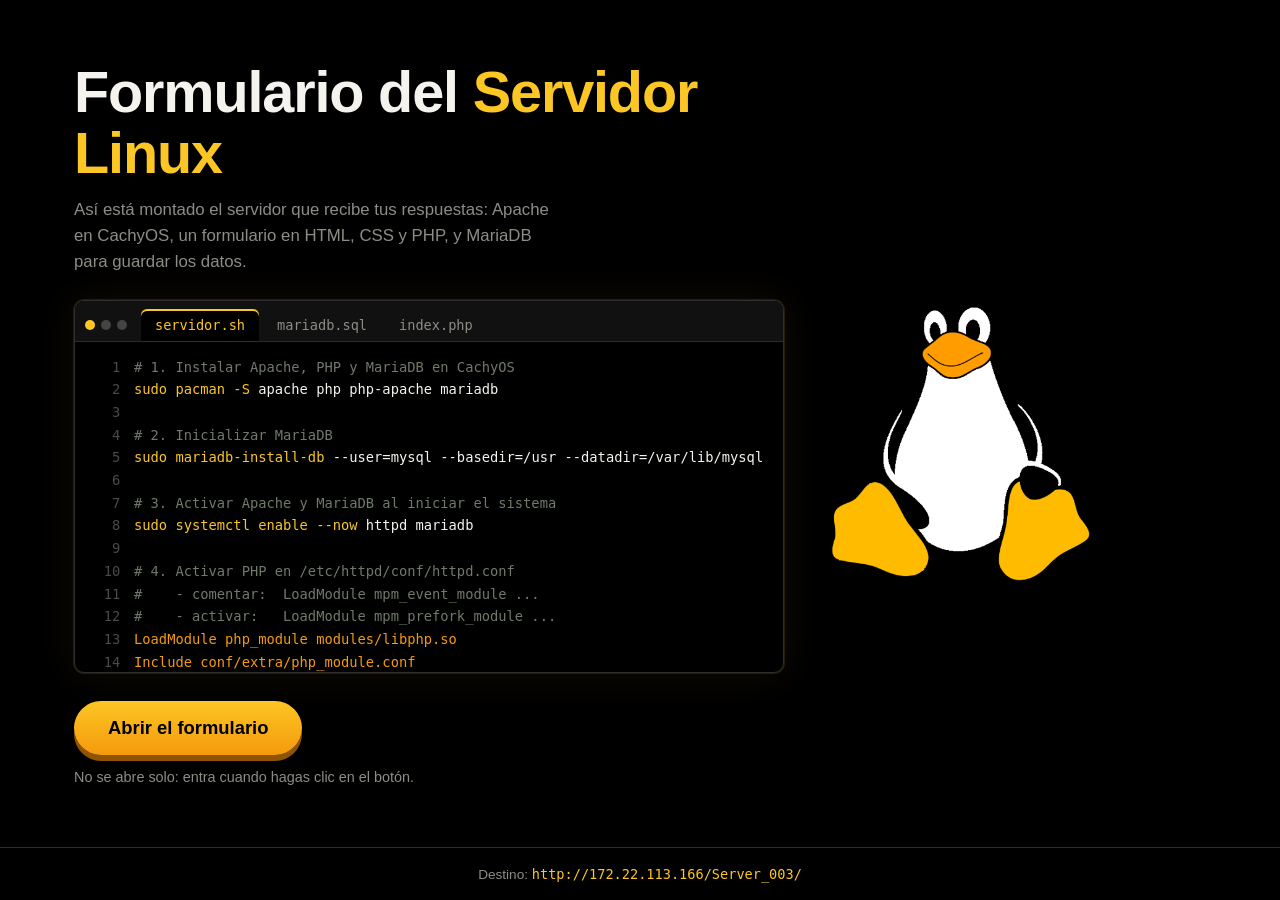
<file: Project 05/index.html>
<!DOCTYPE html>
<html lang="es">
<head>
<meta charset="UTF-8">
<meta name="viewport" content="width=device-width, initial-scale=1">
<title>Formulario · Servidor Linux 003</title>
<style>
  :root {
    --yellow: #fcc624;
    --orange: #f59a0c;
    --white: #f4f3ee;
    --muted: #8d8d86;
    --line: #2e2e2e;
  }
  * { box-sizing: border-box; margin: 0; padding: 0; }
  body {
    background: #000;
    color: var(--white);
    font-family: "Ubuntu", "Cantarell", "Noto Sans", "Segoe UI", sans-serif;
    min-height: 100vh; display: flex; flex-direction: column;
  }
  main {
    flex: 1; width: 100%; max-width: 1180px; margin: 0 auto; padding: 48px 24px;
    display: grid; grid-template-columns: 1.3fr .7fr; gap: 44px; align-items: center;
  }
  h1 { font-size: clamp(2.1rem, 4.6vw, 3.6rem); line-height: 1.05; letter-spacing: -.02em; margin-bottom: 14px; }
  h1 span { color: var(--yellow); }
  .lead { color: var(--muted); font-size: 1.05rem; line-height: 1.55; max-width: 52ch; margin-bottom: 24px; }

  /* Ventana de código */
  .win { background: #000; border: 1px solid var(--line); border-radius: 10px; overflow: hidden;
         box-shadow: 0 0 0 1px rgba(252,198,36,.12), 0 0 40px rgba(252,198,36,.07); margin-bottom: 28px; }
  .tabs { display: flex; align-items: center; gap: 4px; padding: 8px 10px 0; background: #111; border-bottom: 1px solid var(--line); overflow-x: auto; }
  .dots { display: flex; gap: 6px; margin-right: 10px; }
  .dots i { width: 10px; height: 10px; border-radius: 50%; background: #444; display: block; }
  .dots i:first-child { background: var(--yellow); }
  .tab { font: .85rem "Ubuntu Mono", "DejaVu Sans Mono", monospace; color: var(--muted); background: none; border: 0;
         padding: 8px 14px; border-radius: 6px 6px 0 0; cursor: pointer; white-space: nowrap; }
  .tab:hover { color: var(--white); }
  .tab[aria-selected="true"] { color: var(--yellow); background: #000; box-shadow: inset 0 2px 0 var(--yellow); }
  .tab:focus-visible { outline: 2px solid var(--white); outline-offset: -2px; }
  pre { display: none; font: .86rem/1.65 "Ubuntu Mono", "DejaVu Sans Mono", "Courier New", monospace;
        padding: 14px 4px 16px; height: 330px; overflow: auto; counter-reset: ln; }
  pre.on { display: block; }
  .ln { display: block; padding: 0 16px 0 0; white-space: pre; counter-increment: ln; }
  .ln::before { content: counter(ln); display: inline-block; width: 3em; padding-right: 1em; text-align: right; color: #4a4a46; }
  .c { color: #6f7a6a; }            /* comentarios */
  .k { color: var(--yellow); }      /* palabras clave / etiquetas */
  .s { color: var(--orange); }      /* textos */
  .v { color: #9ad0ff; }            /* variables / atributos */

  /* Botón */
  .cta { display: inline-block; text-decoration: none; font: 700 1.15rem "Ubuntu", "Cantarell", sans-serif;
         color: #000; background: linear-gradient(180deg, var(--yellow), var(--orange));
         padding: 16px 34px; border-radius: 999px; box-shadow: 0 6px 0 #8f5400;
         transition: transform .12s ease, box-shadow .12s ease; }
  .cta:hover { transform: translateY(2px); box-shadow: 0 4px 0 #8f5400; }
  .cta:active { transform: translateY(6px); box-shadow: 0 0 0 #8f5400; }
  .cta:focus-visible { outline: 3px solid var(--white); outline-offset: 4px; }
  .hint { color: var(--muted); font-size: .9rem; margin-top: 14px; }

  /* Tux */
  .tux-wrap { display: flex; justify-content: center; }
  .tux { width: min(100%, 320px); height: auto; animation: float 4s ease-in-out infinite; }
  @keyframes float { 0%,100% { transform: translateY(0); } 50% { transform: translateY(-12px); } }

  footer { text-align: center; padding: 18px; color: var(--muted); font-size: .85rem; border-top: 1px solid var(--line); }
  footer code { font-family: "Ubuntu Mono", "DejaVu Sans Mono", monospace; color: var(--yellow); }

  @media (max-width: 860px) {
    main { grid-template-columns: 1fr; gap: 28px; padding: 28px 18px; }
    .tux-wrap { order: -1; }
    .tux { width: 190px; }
    pre { height: 300px; font-size: .8rem; }
  }
  @media (prefers-reduced-motion: reduce) { .tux { animation: none; } .cta { transition: none; } }
</style>
</head>
<body>

<main>
  <section>
    <h1>Formulario del <span>Servidor Linux</span></h1>
    <p class="lead">Así está montado el servidor que recibe tus respuestas: Apache en CachyOS, un formulario en HTML, CSS y PHP, y MariaDB para guardar los datos.</p>

    <div class="win">
      <div class="tabs" role="tablist">
        <div class="dots" aria-hidden="true"><i></i><i></i><i></i></div>
        <button class="tab" role="tab" aria-selected="true" data-t="t1">servidor.sh</button>
        <button class="tab" role="tab" aria-selected="false" data-t="t2">mariadb.sql</button>
        <button class="tab" role="tab" aria-selected="false" data-t="t3">index.php</button>
      </div>

<pre id="t1" class="on"><span class="c"># 1. Instalar Apache, PHP y MariaDB en CachyOS</span>
<span class="k">sudo pacman -S</span> apache php php-apache mariadb

<span class="c"># 2. Inicializar MariaDB</span>
<span class="k">sudo mariadb-install-db</span> --user=mysql --basedir=/usr --datadir=/var/lib/mysql

<span class="c"># 3. Activar Apache y MariaDB al iniciar el sistema</span>
<span class="k">sudo systemctl enable --now</span> httpd mariadb

<span class="c"># 4. Activar PHP en /etc/httpd/conf/httpd.conf</span>
<span class="c">#    - comentar:  LoadModule mpm_event_module ...</span>
<span class="c">#    - activar:   LoadModule mpm_prefork_module ...</span>
<span class="s">LoadModule php_module modules/libphp.so</span>
<span class="s">Include conf/extra/php_module.conf</span>

<span class="c"># 5. Carpeta del formulario (raíz web: /srv/http)</span>
<span class="k">sudo mkdir</span> /srv/http/Server_003
<span class="k">sudo systemctl restart</span> httpd

<span class="c"># 6. Probar desde la red local</span>
<span class="s">http://172.22.113.166/Server_003/</span></pre>

<pre id="t2"><span class="c">-- Entrar a MariaDB desde la terminal:  sudo mariadb</span>

<span class="k">CREATE DATABASE</span> formulario_db <span class="k">CHARACTER SET</span> utf8mb4;
<span class="k">USE</span> formulario_db;

<span class="k">CREATE TABLE</span> respuestas (
  id      <span class="k">INT AUTO_INCREMENT PRIMARY KEY</span>,
  nombre  <span class="k">VARCHAR</span>(100) <span class="k">NOT NULL</span>,
  correo  <span class="k">VARCHAR</span>(120) <span class="k">NOT NULL</span>,
  mensaje <span class="k">TEXT</span>,
  fecha   <span class="k">TIMESTAMP DEFAULT</span> CURRENT_TIMESTAMP
);

<span class="c">-- Usuario que usa PHP (solo puede insertar y leer)</span>
<span class="k">CREATE USER</span> <span class="s">'web'@'localhost'</span> <span class="k">IDENTIFIED BY</span> <span class="s">'TU_CLAVE'</span>;
<span class="k">GRANT INSERT, SELECT ON</span> formulario_db.* <span class="k">TO</span> <span class="s">'web'@'localhost'</span>;
<span class="k">FLUSH PRIVILEGES</span>;

<span class="c">-- Ver lo que han enviado los usuarios</span>
<span class="k">SELECT</span> * <span class="k">FROM</span> respuestas;</pre>

<pre id="t3"><span class="c">&lt;?php</span>
<span class="v">$ok</span> = <span class="k">false</span>;
<span class="k">if</span> (<span class="v">$_SERVER</span>[<span class="s">'REQUEST_METHOD'</span>] === <span class="s">'POST'</span>) {
  <span class="v">$db</span> = <span class="k">new</span> PDO(<span class="s">'mysql:host=localhost;dbname=formulario_db;charset=utf8mb4'</span>, <span class="s">'web'</span>, <span class="s">'TU_CLAVE'</span>);
  <span class="v">$st</span> = <span class="v">$db</span>-&gt;prepare(<span class="s">'INSERT INTO respuestas (nombre, correo, mensaje) VALUES (?, ?, ?)'</span>);
  <span class="v">$ok</span> = <span class="v">$st</span>-&gt;execute([<span class="v">$_POST</span>[<span class="s">'nombre'</span>], <span class="v">$_POST</span>[<span class="s">'correo'</span>], <span class="v">$_POST</span>[<span class="s">'mensaje'</span>]]);
}
<span class="c">?&gt;</span>
<span class="k">&lt;!DOCTYPE html&gt;</span>
<span class="k">&lt;html</span> <span class="v">lang</span>=<span class="s">"es"</span><span class="k">&gt;</span>
<span class="k">&lt;head&gt;</span>
  <span class="k">&lt;link</span> <span class="v">rel</span>=<span class="s">"stylesheet"</span> <span class="v">href</span>=<span class="s">"estilos.css"</span><span class="k">&gt;</span>
<span class="k">&lt;/head&gt;</span>
<span class="k">&lt;body&gt;</span>
  <span class="k">&lt;form</span> <span class="v">method</span>=<span class="s">"post"</span><span class="k">&gt;</span>
    <span class="k">&lt;input</span> <span class="v">name</span>=<span class="s">"nombre"</span> <span class="v">placeholder</span>=<span class="s">"Nombre"</span> <span class="v">required</span><span class="k">&gt;</span>
    <span class="k">&lt;input</span> <span class="v">name</span>=<span class="s">"correo"</span> <span class="v">type</span>=<span class="s">"email"</span> <span class="v">required</span><span class="k">&gt;</span>
    <span class="k">&lt;textarea</span> <span class="v">name</span>=<span class="s">"mensaje"</span><span class="k">&gt;&lt;/textarea&gt;</span>
    <span class="k">&lt;button&gt;</span>Enviar<span class="k">&lt;/button&gt;</span>
  <span class="k">&lt;/form&gt;</span>
  <span class="c">&lt;?php</span> <span class="k">if</span> (<span class="v">$ok</span>) <span class="k">echo</span> <span class="s">'&lt;p&gt;Datos guardados&lt;/p&gt;'</span>; <span class="c">?&gt;</span>
<span class="k">&lt;/body&gt;</span>
<span class="k">&lt;/html&gt;</span></pre>
    </div>

    <a class="cta" id="cta" href="#">Abrir el formulario</a>
    <p class="hint">No se abre solo: entra cuando hagas clic en el botón.</p>
  </section>

  <div class="tux-wrap">
    <img class="tux" src="[data-uri]" alt="Tux, el pingüino de Linux">
  </div>
</main>

<footer>Destino: <code id="dest"></code></footer>

<script>
  /* ============================================================
     CONFIGURACIÓN — AQUÍ SE CAMBIA EL ENLACE DEL FORMULARIO
     ============================================================ */
  const FORM_URL = "http://172.22.113.166/Server_003/";   // <-- cambia este enlace cuando varíe
  /* ============================================================ */

  document.getElementById("cta").href = FORM_URL;
  document.getElementById("dest").textContent = FORM_URL;

  // Numerar líneas del código
  document.querySelectorAll("pre").forEach(p => {
    p.innerHTML = p.innerHTML.split("\n").map(l => '<span class="ln">' + l + "</span>").join("");
  });

  // Pestañas
  const tabs = document.querySelectorAll(".tab");
  tabs.forEach(tab => tab.addEventListener("click", () => {
    tabs.forEach(t => t.setAttribute("aria-selected", t === tab));
    document.querySelectorAll("pre").forEach(p => p.classList.toggle("on", p.id === tab.dataset.t));
  }));
</script>
</body>
</html>
</file>
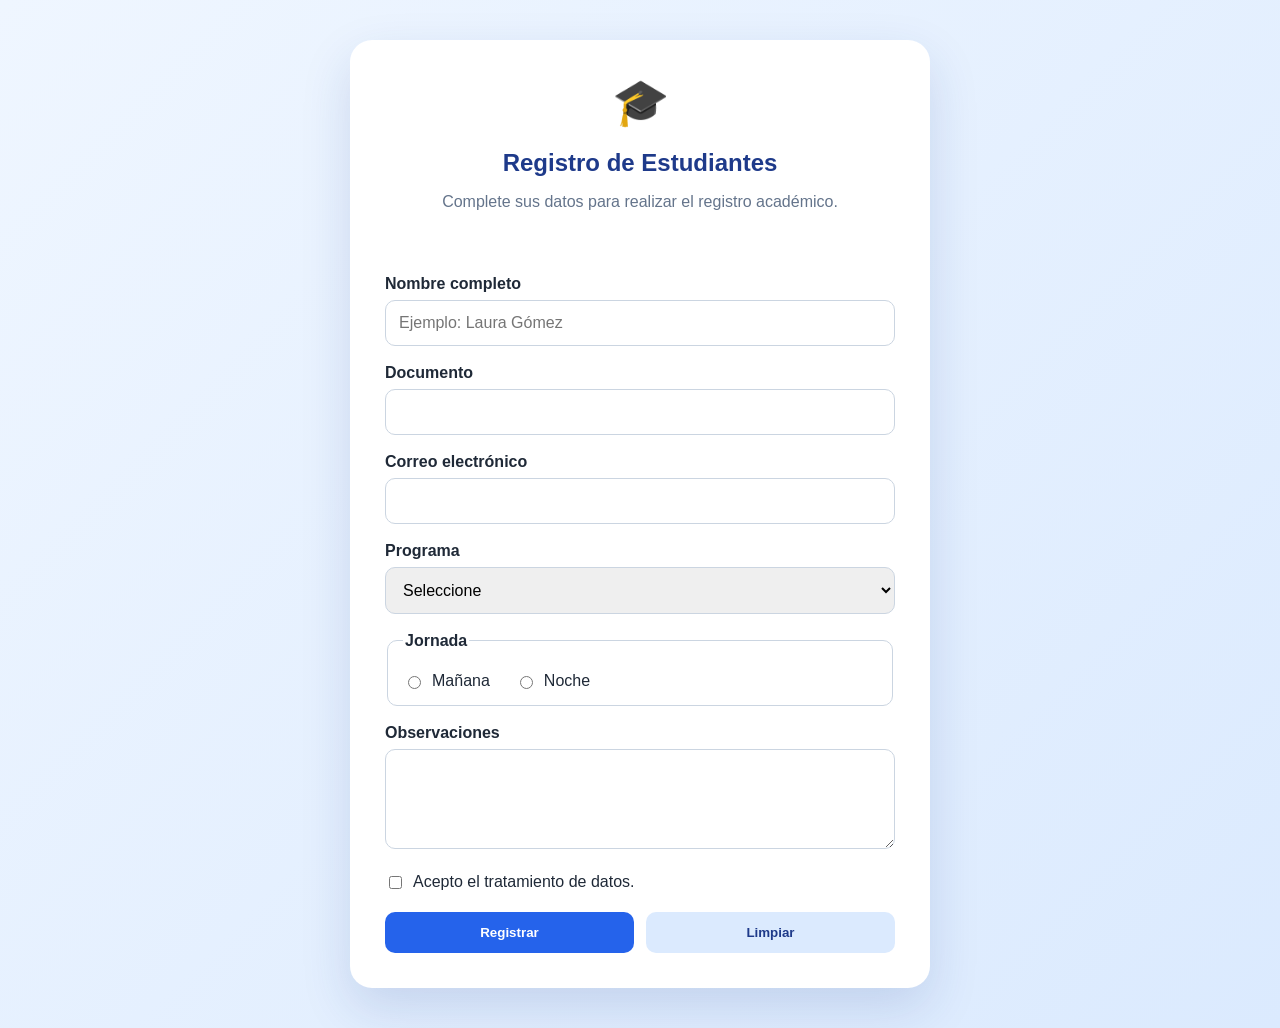
<file: Project 03/Guia_Taller_Web/Ejercicio_1/index.html>
<!DOCTYPE html>
<html lang="es">
<head>
  <meta charset="UTF-8">
  <meta name="viewport" content="width=device-width, initial-scale=1.0">
  <title>Registro de Estudiantes</title>
  <link rel="stylesheet" href="css/estilos.css">
</head>
<body>
  <div class="contenedor">
    <section class="tarjeta">
      <header>
        <div class="icono">🎓</div>
        <h1>Registro de Estudiantes</h1>
        <p>Complete sus datos para realizar el registro académico.</p>
        <div id="bienvenida" class="bienvenida"></div>
      </header>

      <form id="formulario">
        <div class="campo">
          <label for="nombre">Nombre completo</label>
          <input type="text" id="nombre" required placeholder="Ejemplo: Laura Gómez">
        </div>

        <div class="campo">
          <label for="documento">Documento</label>
          <input type="text" id="documento" required>
        </div>

        <div class="campo">
          <label for="correo">Correo electrónico</label>
          <input type="email" id="correo" required>
        </div>

        <div class="campo">
          <label for="programa">Programa</label>
          <select id="programa" required>
            <option value="">Seleccione</option>
            <option>Desarrollo de Software</option>
            <option>Ingeniería de Sistemas</option>
            <option>Administración</option>
          </select>
        </div>

        <fieldset>
          <legend>Jornada</legend>
          <div class="opciones">
            <label>
              <input type="radio" name="jornada" value="Mañana" required>
              Mañana
            </label>
            <label>
              <input type="radio" name="jornada" value="Noche">
              Noche
            </label>
          </div>
        </fieldset>

        <div class="campo">
          <label for="observaciones">Observaciones</label>
          <textarea id="observaciones" rows="4"></textarea>
        </div>

        <label class="aceptacion">
          <input type="checkbox" required>
          Acepto el tratamiento de datos.
        </label>

        <div class="botones">
          <button type="submit" class="principal">Registrar</button>
          <button type="reset" class="secundario">Limpiar</button>
        </div>
      </form>
    </section>
  </div>

  <script src="js/app.js" defer></script>
</body>
</html>
</file>
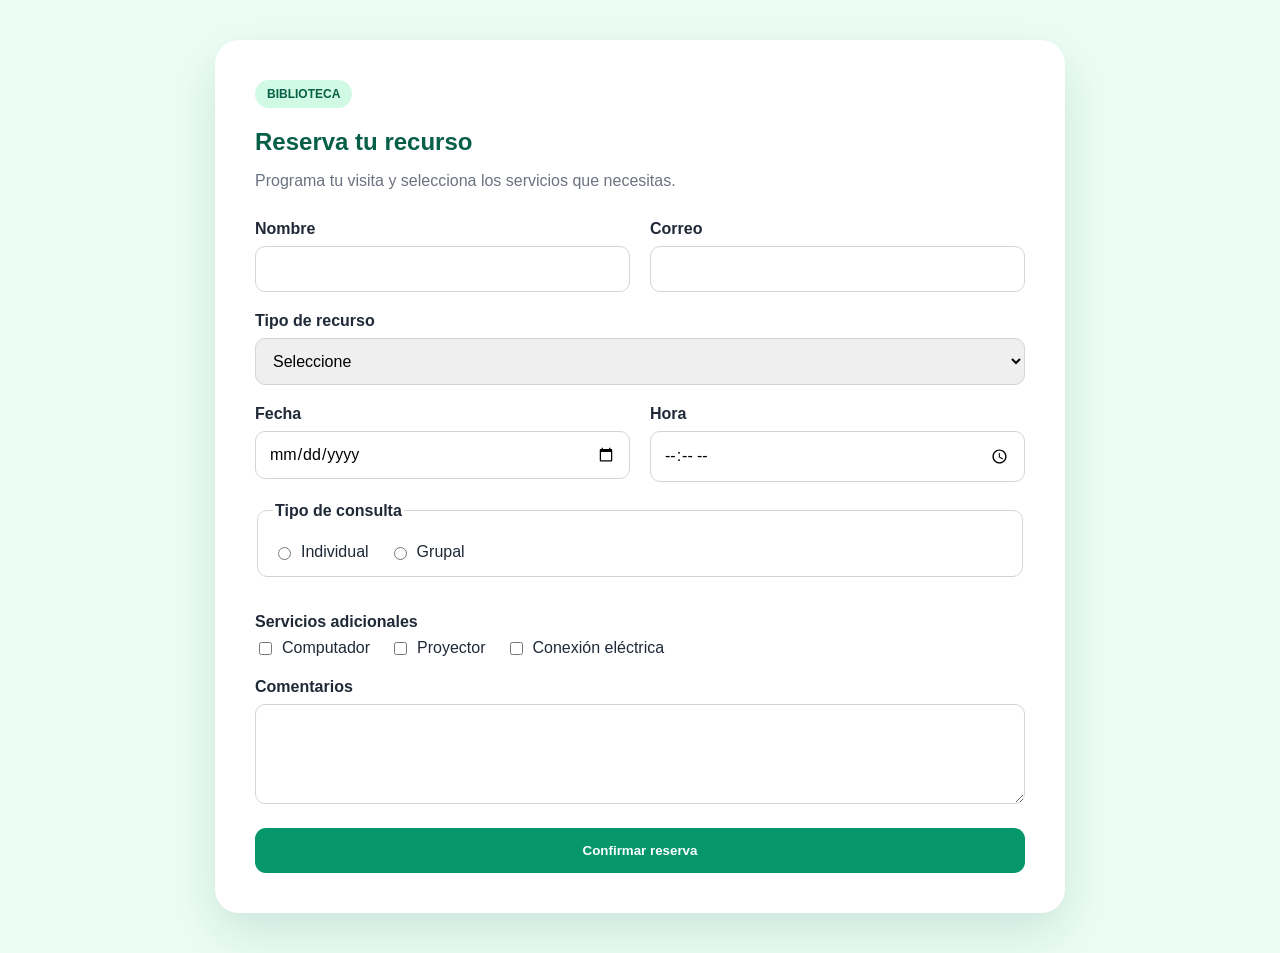
<file: Project 03/Guia_Taller_Web/Ejercicio_2/index.html>
<!DOCTYPE html>
<html lang="es">
<head>
  <meta charset="UTF-8">
  <meta name="viewport" content="width=device-width, initial-scale=1.0">
  <title>Reserva de Biblioteca</title>
  <link rel="stylesheet" href="css/estilos.css">
</head>
<body>
  <div class="pagina">
    <section class="panel">
      <header>
        <span class="badge">BIBLIOTECA</span>
        <h1>Reserva tu recurso</h1>
        <p>Programa tu visita y selecciona los servicios que necesitas.</p>
        <div id="preferencia"></div>
      </header>

      <form id="formulario">
        <div class="campo">
          <label for="nombre">Nombre</label>
          <input id="nombre" required>
        </div>

        <div class="campo">
          <label for="correo">Correo</label>
          <input id="correo" type="email" required>
        </div>

        <div class="campo completo">
          <label for="recurso">Tipo de recurso</label>
          <select id="recurso" required>
            <option value="">Seleccione</option>
            <option value="Libro">Libro</option>
            <option value="Computador">Computador</option>
            <option value="Sala">Sala de estudio</option>
            <option value="Audiovisual">Material audiovisual</option>
          </select>
        </div>

        <div class="campo">
          <label for="fecha">Fecha</label>
          <input id="fecha" type="date" required>
        </div>

        <div class="campo">
          <label for="hora">Hora</label>
          <input id="hora" type="time" required>
        </div>

        <fieldset class="completo">
          <legend>Tipo de consulta</legend>
          <div class="opciones">
            <label>
              <input type="radio" name="consulta" required>
              Individual
            </label>
            <label>
              <input type="radio" name="consulta">
              Grupal
            </label>
          </div>
        </fieldset>

        <div class="completo">
          <p class="titulo">Servicios adicionales</p>
          <div class="opciones">
            <label>
              <input type="checkbox">
              Computador
            </label>
            <label>
              <input type="checkbox">
              Proyector
            </label>
            <label>
              <input type="checkbox">
              Conexión eléctrica
            </label>
          </div>
        </div>

        <div class="campo completo">
          <label for="comentarios">Comentarios</label>
          <textarea id="comentarios" rows="4"></textarea>
        </div>

        <button class="completo" type="submit">Confirmar reserva</button>
      </form>
    </section>
  </div>

  <script src="js/app.js" defer></script>
</body>
</html>
</file>
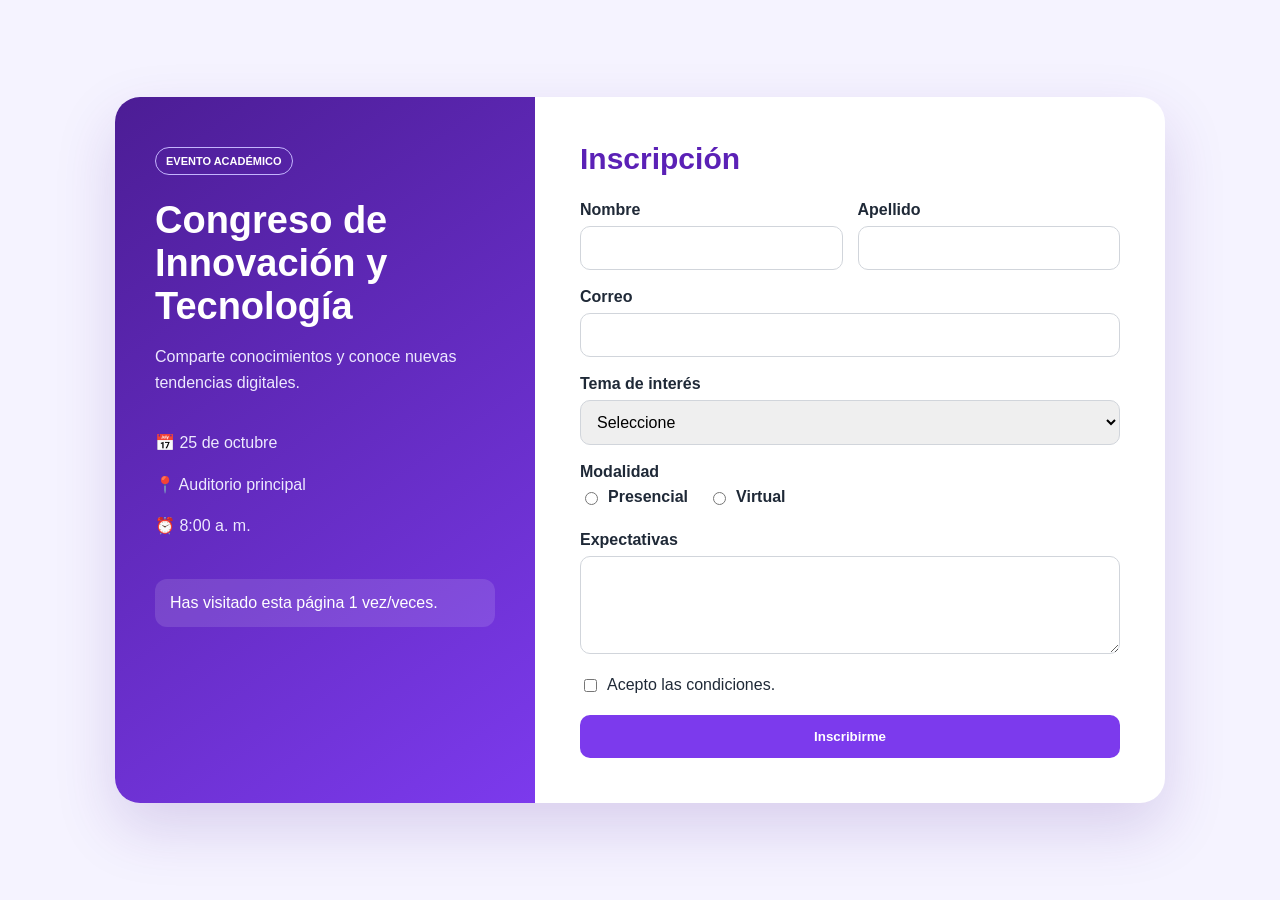
<file: Project 03/Guia_Taller_Web/Ejercicio_3/index.html>
<!DOCTYPE html>
<html lang="es">
<head>
  <meta charset="UTF-8">
  <meta name="viewport" content="width=device-width, initial-scale=1.0">
  <title>Congreso Tecnológico</title>
  <link rel="stylesheet" href="css/estilos.css">
</head>
<body>
  <div class="contenedor">
    <div class="evento">
      <aside class="informacion">
        <span class="badge">EVENTO ACADÉMICO</span>
        <h1>Congreso de Innovación y Tecnología</h1>
        <p>Comparte conocimientos y conoce nuevas tendencias digitales.</p>

        <div class="datos">
          <p>📅 25 de octubre</p>
          <p>📍 Auditorio principal</p>
          <p>⏰ 8:00 a. m.</p>
        </div>

        <div id="contador" class="contador"></div>
      </aside>

      <section class="registro">
        <h2>Inscripción</h2>
        <p id="preferencia"></p>

        <form id="formulario">
          <div class="fila">
            <div class="campo">
              <label for="nombre">Nombre</label>
              <input id="nombre" required>
            </div>

            <div class="campo">
              <label for="apellido">Apellido</label>
              <input id="apellido" required>
            </div>
          </div>

          <div class="campo">
            <label for="correo">Correo</label>
            <input id="correo" type="email" required>
          </div>

          <div class="campo">
            <label for="tema">Tema de interés</label>
            <select id="tema" required>
              <option value="">Seleccione</option>
              <option>Inteligencia Artificial</option>
              <option>Desarrollo Web</option>
              <option>Ciberseguridad</option>
            </select>
          </div>

          <div class="campo">
            <span class="titulo">Modalidad</span>
            <div class="opciones">
              <label>
                <input type="radio" name="modalidad" value="Presencial" required>
                Presencial
              </label>
              <label>
                <input type="radio" name="modalidad" value="Virtual">
                Virtual
              </label>
            </div>
          </div>

          <div class="campo">
            <label for="mensaje">Expectativas</label>
            <textarea id="mensaje" rows="4"></textarea>
          </div>

          <label class="terminos">
            <input type="checkbox" required>
            Acepto las condiciones.
          </label>

          <button type="submit">Inscribirme</button>
        </form>
      </section>
    </div>
  </div>

  <script src="js/app.js" defer></script>
</body>
</html>
</file>
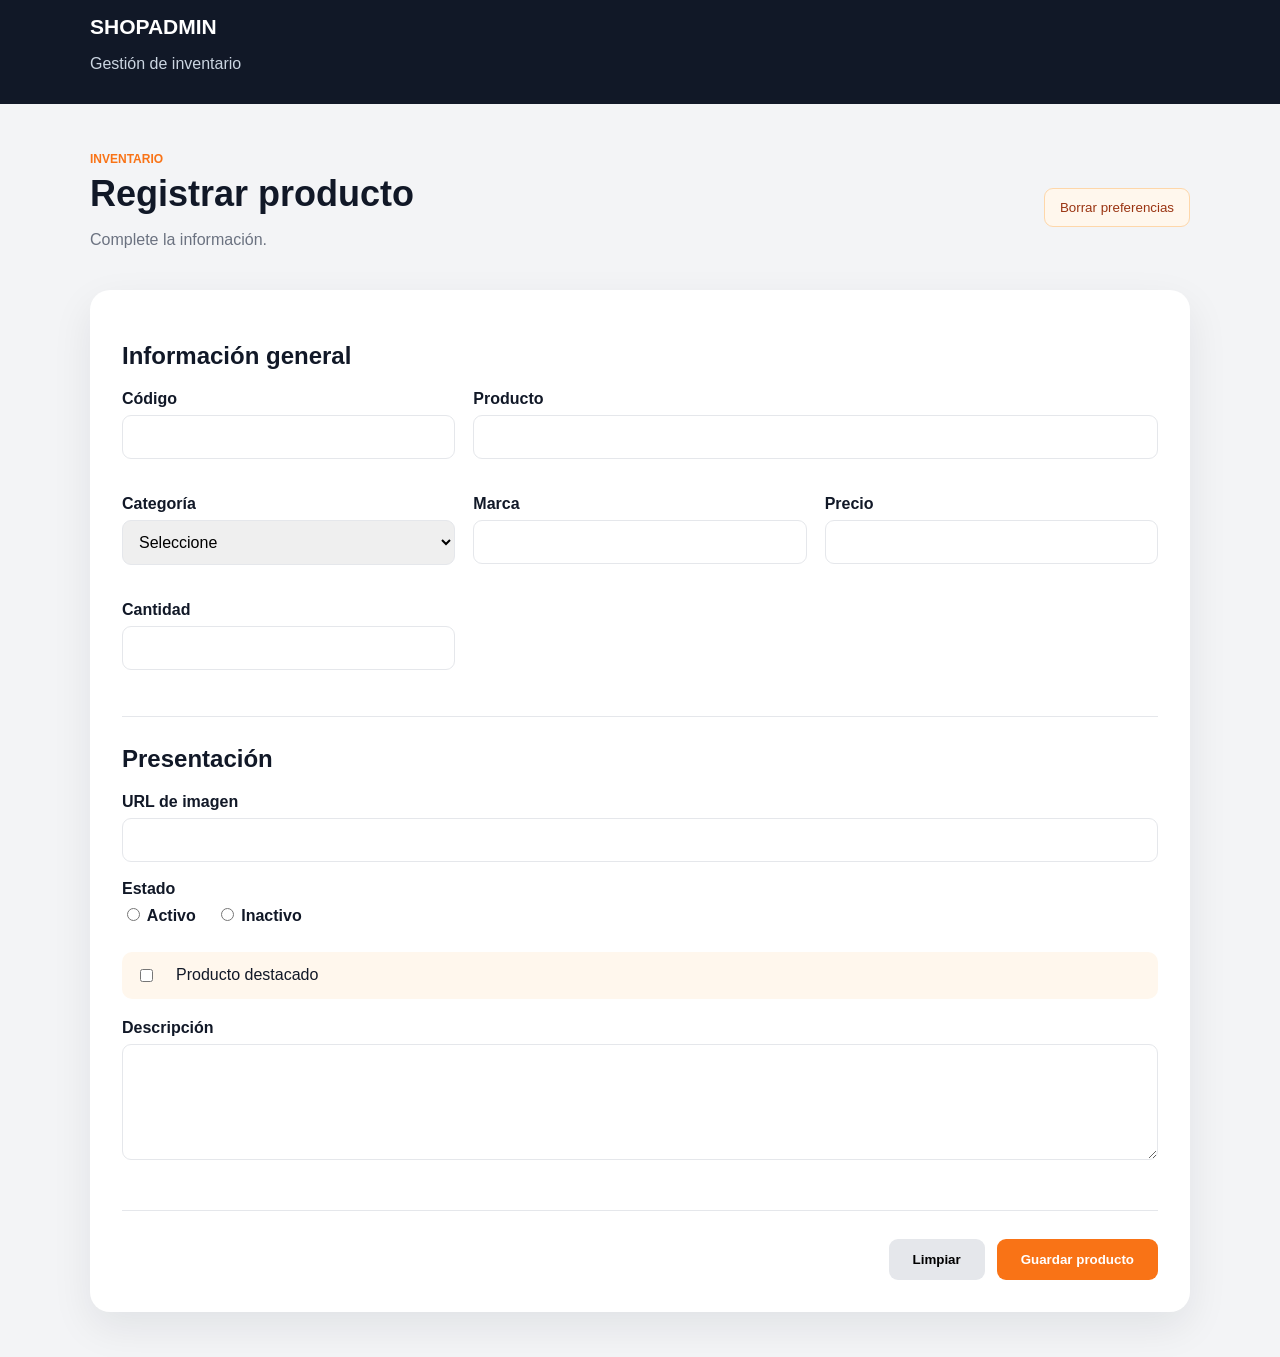
<file: Project 03/Guia_Taller_Web/Ejercicio_4/index.html>
<!DOCTYPE html>
<html lang="es">
<head>
  <meta charset="UTF-8">
  <meta name="viewport" content="width=device-width, initial-scale=1.0">
  <title>Gestión de Productos</title>
  <link rel="stylesheet" href="css/estilos.css">
</head>
<body>
  <div class="barra">
    <div>
      <strong>SHOPADMIN</strong>
      <p>Gestión de inventario</p>
    </div>
  </div>

  <main>
    <header class="cabecera">
      <div>
        <span>INVENTARIO</span>
        <h1>Registrar producto</h1>
        <p id="ultimo">Complete la información.</p>
      </div>

      <button id="borrarCookies" class="borrar" type="button">
        Borrar preferencias
      </button>
    </header>

    <form id="formulario">
      <section class="bloque">
        <h2>Información general</h2>
        <div class="grid">
          <div class="campo">
            <label for="codigo">Código</label>
            <input id="codigo" required>
          </div>

          <div class="campo doble">
            <label for="producto">Producto</label>
            <input id="producto" required>
          </div>

          <div class="campo">
            <label for="categoria">Categoría</label>
            <select id="categoria" required>
              <option value="">Seleccione</option>
              <option>Tecnología</option>
              <option>Hogar</option>
              <option>Oficina</option>
              <option>Accesorios</option>
            </select>
          </div>

          <div class="campo">
            <label for="marca">Marca</label>
            <input id="marca">
          </div>

          <div class="campo">
            <label for="precio">Precio</label>
            <input id="precio" type="number" min="0" required>
          </div>

          <div class="campo">
            <label for="cantidad">Cantidad</label>
            <input id="cantidad" type="number" min="0" required>
          </div>
        </div>
      </section>

      <section class="bloque">
        <h2>Presentación</h2>
        <div class="campo">
          <label for="imagen">URL de imagen</label>
          <input id="imagen" type="url">
        </div>

        <div class="campo">
          <span class="titulo">Estado</span>
          <div class="opciones">
            <label>
              <input type="radio" name="estado" required>
              Activo
            </label>
            <label>
              <input type="radio" name="estado">
              Inactivo
            </label>
          </div>
        </div>

        <label class="destacado">
          <input type="checkbox">
          Producto destacado
        </label>

        <div class="campo">
          <label for="descripcion">Descripción</label>
          <textarea id="descripcion" rows="5" required></textarea>
        </div>
      </section>

      <div class="acciones">
        <button type="reset" class="secundario">Limpiar</button>
        <button type="submit" class="principal">Guardar producto</button>
      </div>
    </form>
  </main>

  <script src="js/app.js" defer></script>
</body>
</html>
</file>
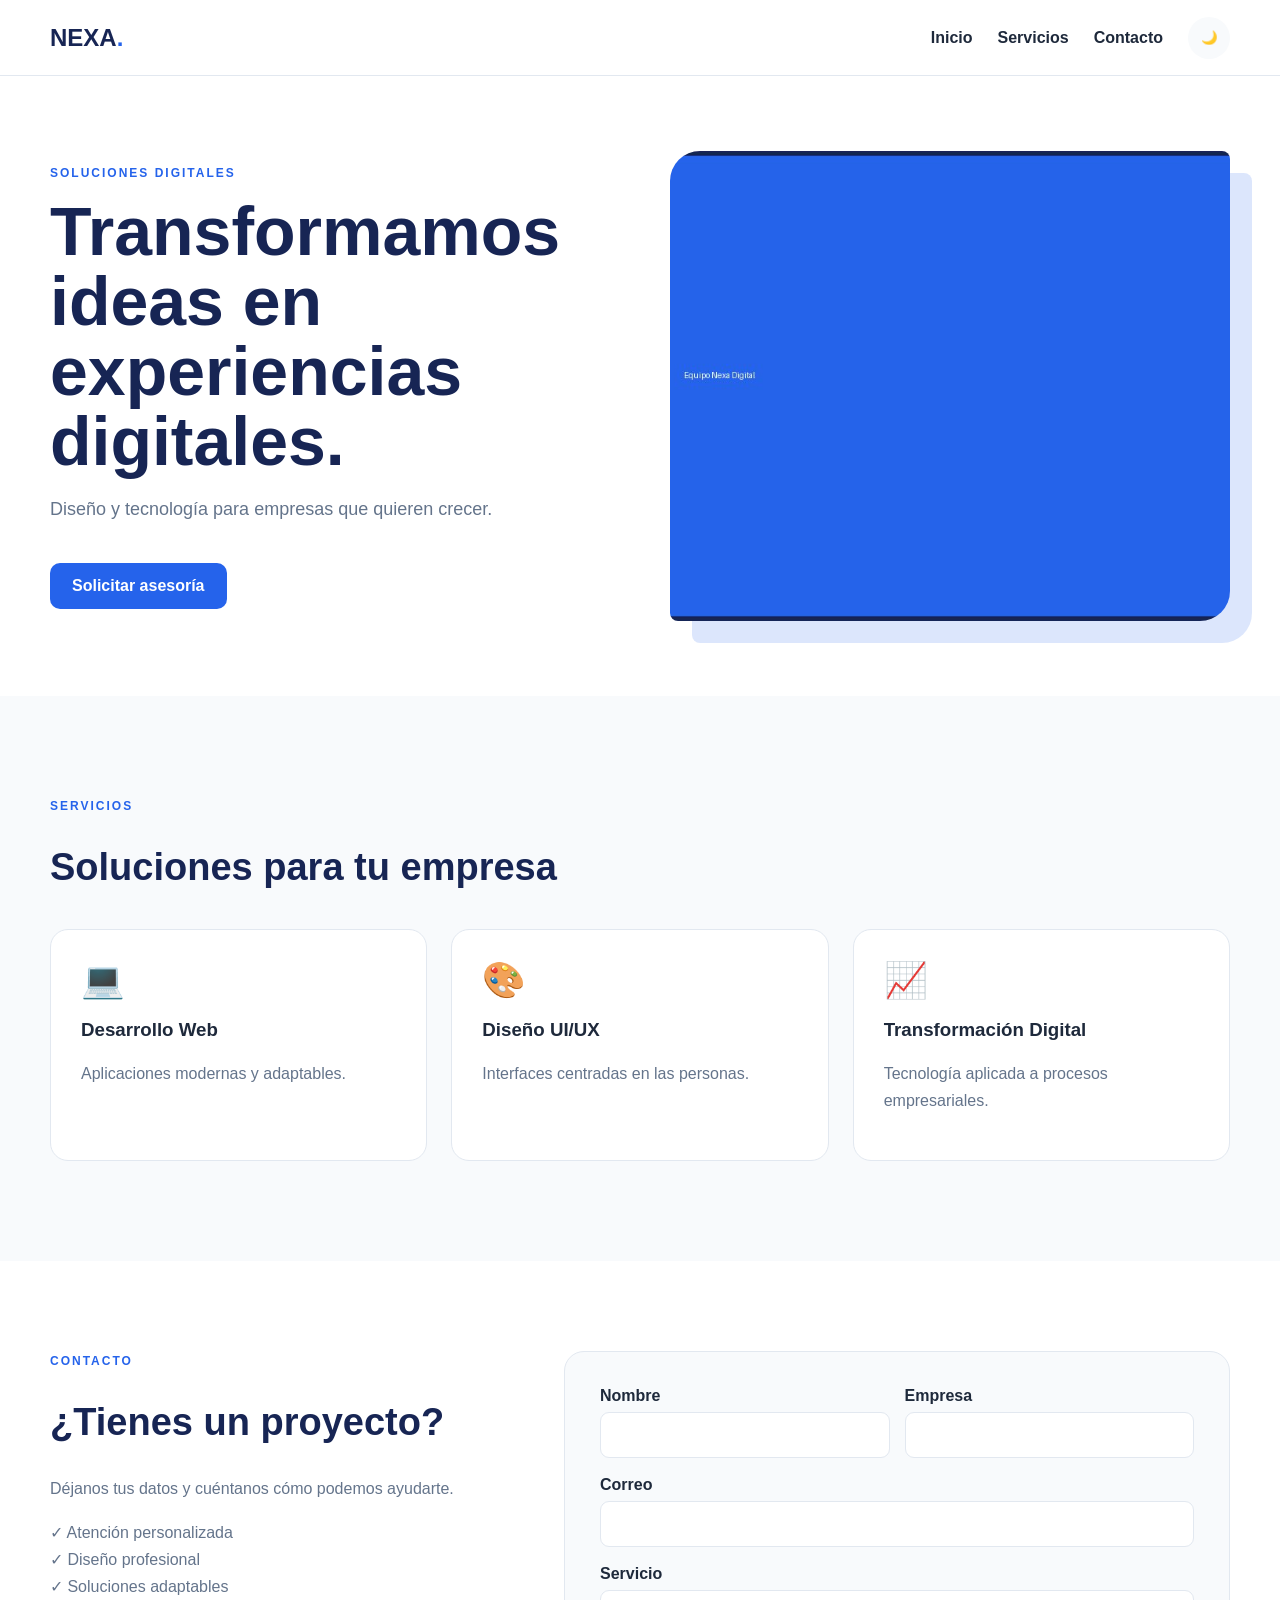
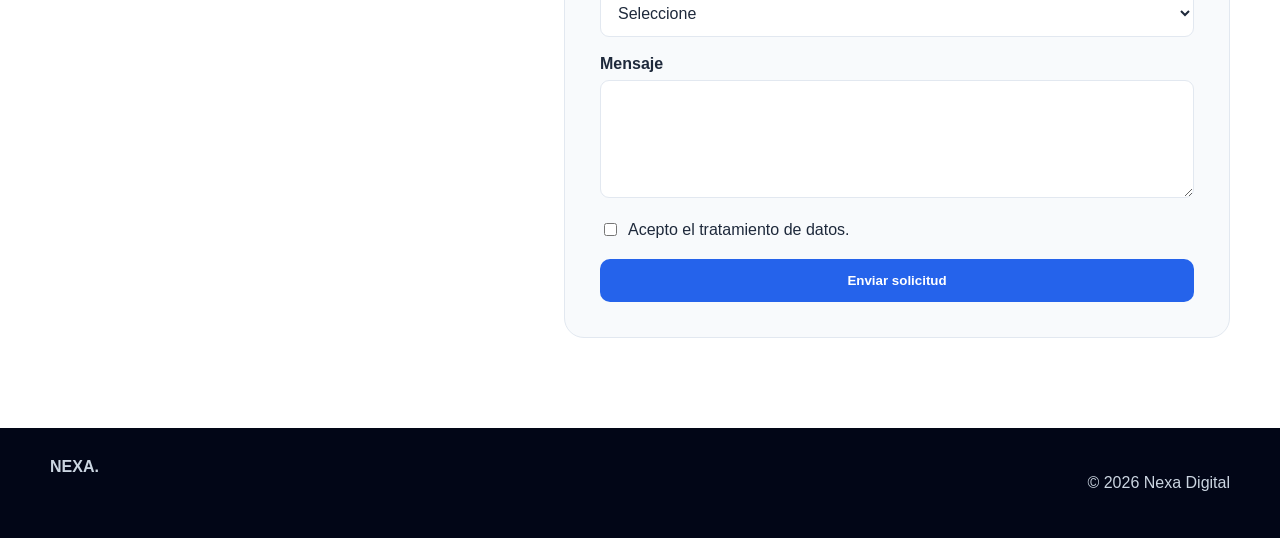
<file: Project 03/Guia_Taller_Web/Ejercicio_5/index.html>
<!DOCTYPE html>
<html lang="es">
<head>
  <meta charset="UTF-8">
  <meta name="viewport" content="width=device-width, initial-scale=1.0">
  <meta name="description" content="Soluciones empresariales digitales">
  <title>Nexa Digital</title>
  <link rel="stylesheet" href="css/estilos.css">
</head>
<body>
  <div class="header">
    <nav class="nav">
      <a href="#inicio" class="logo">NEXA<span>.</span></a>

      <div class="menu">
        <a href="#inicio">Inicio</a>
        <a href="#servicios">Servicios</a>
        <a href="#contacto">Contacto</a>
        <button id="tema" type="button" class="tema">🌙</button>
      </div>
    </nav>
  </div>

  <section class="hero">
    <div>
      <span class="etiqueta">SOLUCIONES DIGITALES</span>
      <h1>Transformamos ideas en experiencias digitales.</h1>
      <p>Diseño y tecnología para empresas que quieren crecer.</p>
      <p id="saludo" class="saludo"></p>
      <a href="#contacto" class="cta">Solicitar asesoría</a>
    </div>

    <img src="img/equipo.jpg" alt="Equipo empresarial">
  </section>

  <section class="servicios" id="servicios">
    <header>
      <span>SERVICIOS</span>
      <h2>Soluciones para tu empresa</h2>
    </header>

    <div class="tarjetas">
      <article>
        <div>💻</div>
        <h3>Desarrollo Web</h3>
        <p>Aplicaciones modernas y adaptables.</p>
      </article>

      <article>
        <div>🎨</div>
        <h3>Diseño UI/UX</h3>
        <p>Interfaces centradas en las personas.</p>
      </article>

      <article>
        <div>📈</div>
        <h3>Transformación Digital</h3>
        <p>Tecnología aplicada a procesos empresariales.</p>
      </article>
    </div>
  </section>

  <section class="contacto" id="contacto">
    <div class="info">
      <span>CONTACTO</span>
      <h2>¿Tienes un proyecto?</h2>
      <p>Déjanos tus datos y cuéntanos cómo podemos ayudarte.</p>
      <ul>
        <li>✓ Atención personalizada</li>
        <li>✓ Diseño profesional</li>
        <li>✓ Soluciones adaptables</li>
      </ul>
    </div>

    <form id="formulario">
      <div class="fila">
        <div class="campo">
          <label for="nombre">Nombre</label>
          <input id="nombre" required>
        </div>

        <div class="campo">
          <label for="empresa">Empresa</label>
          <input id="empresa">
        </div>
      </div>

      <div class="campo">
        <label for="correo">Correo</label>
        <input id="correo" type="email" required>
      </div>

      <div class="campo">
        <label for="servicio">Servicio</label>
        <select id="servicio" required>
          <option value="">Seleccione</option>
          <option>Desarrollo Web</option>
          <option>Diseño UI/UX</option>
          <option>Transformación Digital</option>
        </select>
      </div>

      <div class="campo">
        <label for="mensaje">Mensaje</label>
        <textarea id="mensaje" rows="5" required></textarea>
      </div>

      <label class="politica">
        <input type="checkbox" required>
        Acepto el tratamiento de datos.
      </label>

      <button type="submit">Enviar solicitud</button>
    </form>
  </section>

  <footer>
    <strong>NEXA.</strong>
    <p>© 2026 Nexa Digital</p>
  </footer>

  <script src="js/app.js" defer></script>
</body>
</html>
</file>
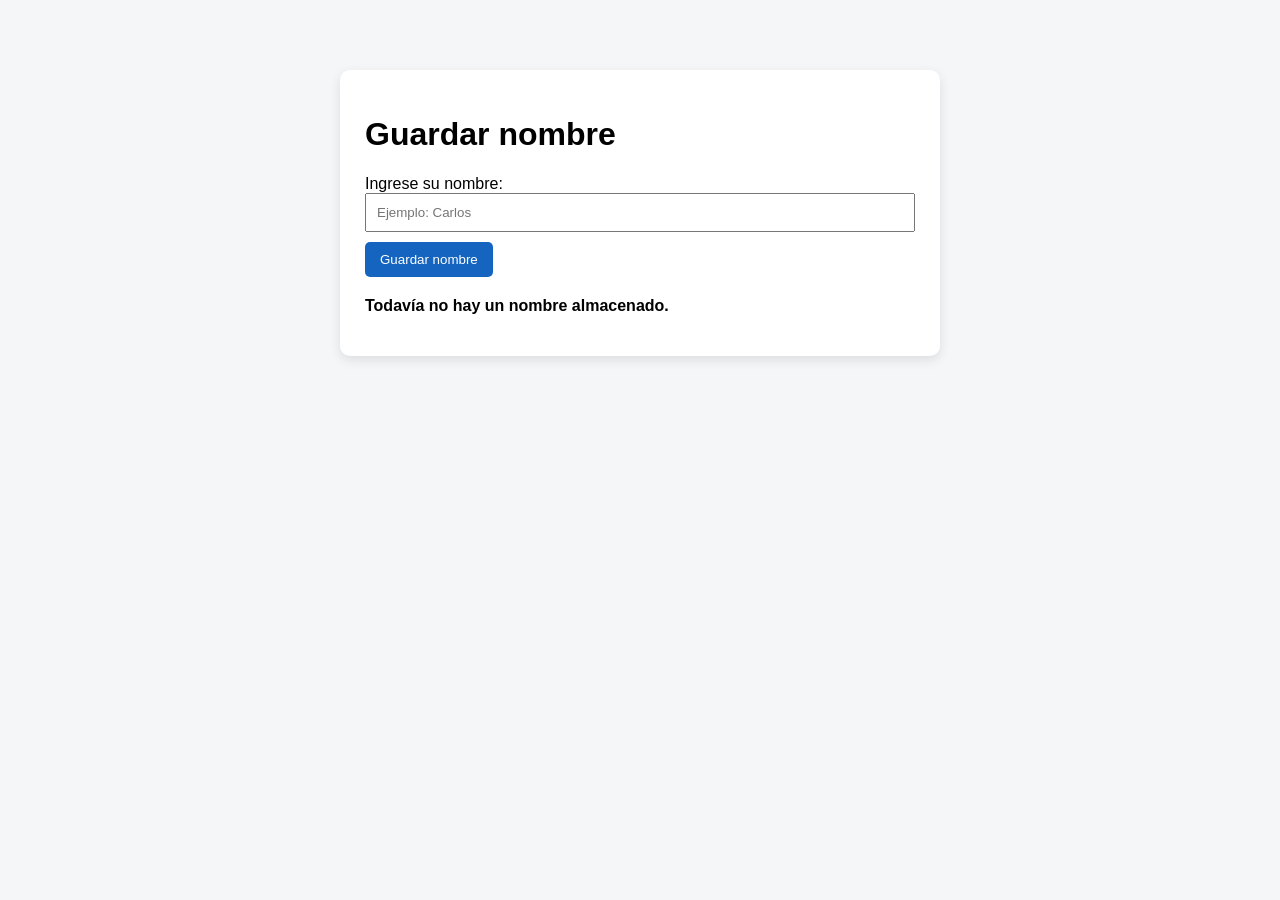
<file: Project 01/Ejemplo01.html>
<!DOCTYPE html>
<html lang="es">
<head>
<meta charset="UTF-8">
 
    <meta name="viewport"

          content="width=device-width, initial-scale=1.0">
 
    <meta name="description"

          content="Ejemplo de almacenamiento de información utilizando cookies">
 
    <title>Ejemplo 1 - Cookies</title>
 
    <style>

        body {

            font-family: Arial, sans-serif;

            max-width: 600px;

            margin: 50px auto;

            padding: 20px;

            background-color: #f4f6f8;

        }
 
        .contenedor {

            background: white;

            padding: 25px;

            border-radius: 10px;

            box-shadow: 0 4px 12px rgba(0, 0, 0, 0.1);

        }
 
        input {

            width: 100%;

            box-sizing: border-box;

            padding: 10px;

            margin-bottom: 10px;

        }
 
        button {

            padding: 10px 15px;

            cursor: pointer;

            background-color: #1565c0;

            color: white;

            border: none;

            border-radius: 5px;

        }
 
        #mensaje {

            margin-top: 20px;

            font-weight: bold;

        }
</style>
</head>
 
<body>
 
<div class="contenedor">
 
    <h1>Guardar nombre</h1>
 
    <label for="nombre">Ingrese su nombre:</label>
 
    <input

        type="text"

        id="nombre"

        placeholder="Ejemplo: Carlos"
>
 
    <button onclick="guardarNombre()">

        Guardar nombre
</button>
 
    <p id="mensaje"></p>
 
</div>
 
<script>
 
    function guardarNombre() {
 
        const nombre =

            document.getElementById("nombre").value.trim();
 
        if (nombre === "") {

            alert("Debe escribir un nombre.");

            return;

        }
 
        document.cookie =

            "nombreUsuario=" +

            encodeURIComponent(nombre) +

            "; max-age=86400; path=/; SameSite=Lax";
 
        mostrarNombre();

    }
 
 
    function obtenerCookie(nombreCookie) {
 
        const cookies = document.cookie.split(";");
 
        for (const cookie of cookies) {
 
            const partes = cookie.trim().split("=");
 
            const nombre = partes.shift();
 
            const valor = partes.join("=");
 
            if (nombre === nombreCookie) {

                return decodeURIComponent(valor);

            }

        }
 
        return null;

    }
 
 
    function mostrarNombre() {
 
        const nombre =

            obtenerCookie("nombreUsuario");
 
        const mensaje =

            document.getElementById("mensaje");
 
        if (nombre) {
 
            mensaje.textContent =

                "Bienvenido nuevamente, " + nombre + ".";
 
        } else {
 
            mensaje.textContent =

                "Todavía no hay un nombre almacenado.";

        }

    }
 
 
    mostrarNombre();
 
</script>
 
</body>
</html>
</file>
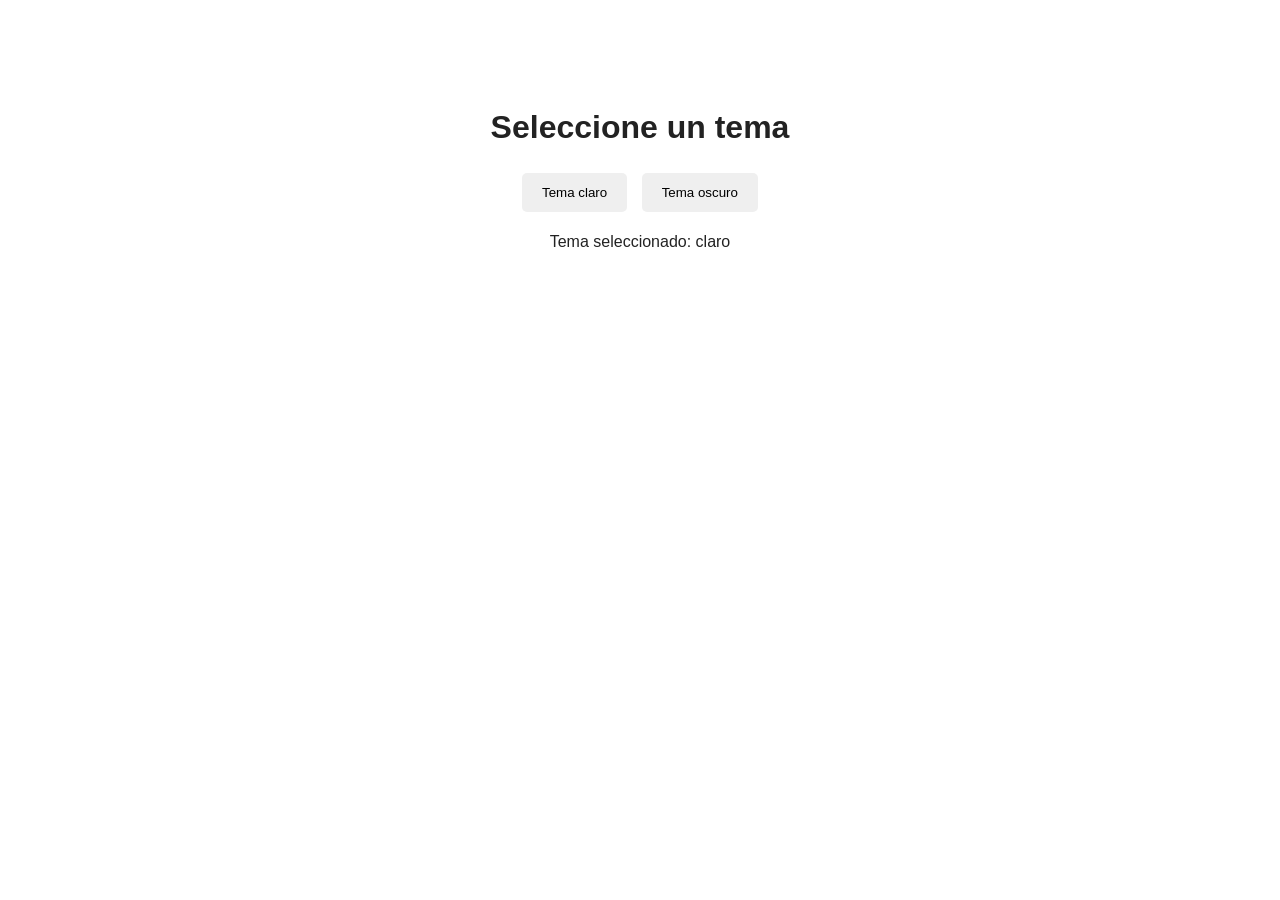
<file: Project 02/Ejemplo02.html>
<!DOCTYPE html>
<html lang="es">
 
<head>
 
    <meta charset="UTF-8">
 
    <meta name="viewport"

          content="width=device-width, initial-scale=1.0">
 
    <meta name="description"

          content="Ejemplo de selección de tema utilizando cookies">
 
    <meta name="author"

          content="Estudiante">
 
    <title>

        Ejemplo 2 - Tema con Cookie
</title>
 
    <style>
 
        body {

            font-family: Arial, sans-serif;

            text-align: center;

            padding-top: 80px;

            transition:

                background-color 0.3s,

                color 0.3s;

        }
 
        body.claro {

            background-color: white;

            color: #222;

        }
 
        body.oscuro {

            background-color: #1f1f1f;

            color: white;

        }
 
        button {

            margin: 5px;

            padding: 12px 20px;

            border: none;

            border-radius: 5px;

            cursor: pointer;

        }
 
    </style>
 
</head>
 
<body>
 
<h1>Seleccione un tema</h1>
 
<button onclick="cambiarTema('claro')">

    Tema claro
</button>
 
<button onclick="cambiarTema('oscuro')">

    Tema oscuro
</button>
 
<p id="estado"></p>
 
<script>
 
    function cambiarTema(tema) {
 
        document.body.className = tema;
 
        document.cookie =

            "tema=" +

            tema +

            "; max-age=604800; path=/; SameSite=Lax";
 
        document.getElementById("estado")

            .textContent =

            "Tema seleccionado: " + tema;

    }
 
 
    function obtenerTema() {
 
        const cookies =

            document.cookie.split(";");
 
        for (const cookie of cookies) {
 
            const [nombre, valor] =

                cookie.trim().split("=");
 
            if (nombre === "tema") {

                return valor;

            }

        }
 
        return "claro";

    }
 
 
    const temaGuardado =

        obtenerTema();
 
    cambiarTema(temaGuardado);
 
</script>
 
</body>
</html>
</file>
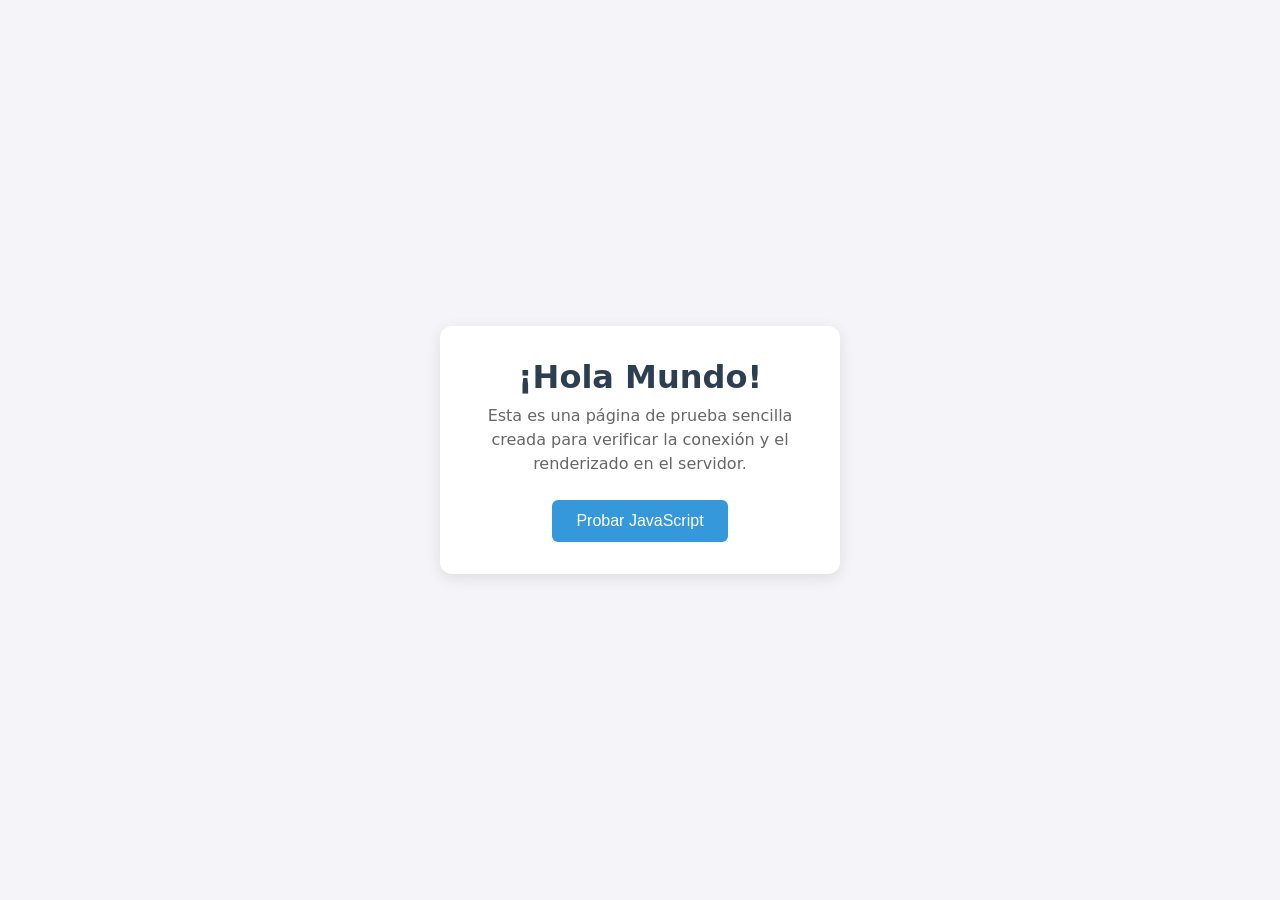
<file: Project 04/Prueba/prueba.html>
<!DOCTYPE html>
<html lang="es">
<head>
    <meta charset="UTF-8">
    <meta name="viewport" content="width=device-width, initial-scale=1.0">
    <title>Página de Prueba</title>
    <style>
        * {
            box-sizing: border-box;
            margin: 0;
            padding: 0;
        }

        body {
            font-family: system-ui, -apple-system, BlinkMacSystemFont, 'Segoe UI', Roboto, Oxygen, Ubuntu, Cantarell, sans-serif;
            background-color: #f4f4f9;
            color: #333;
            display: flex;
            justify-content: center;
            align-items: center;
            min-height: 100vh;
        }

        .card {
            background: #ffffff;
            padding: 2rem;
            border-radius: 12px;
            box-shadow: 0 4px 15px rgba(0, 0, 0, 0.1);
            max-width: 400px;
            width: 90%;
            text-align: center;
        }

        h1 {
            color: #2c3e50;
            margin-bottom: 0.5rem;
        }

        p {
            color: #666;
            margin-bottom: 1.5rem;
            line-height: 1.5;
        }

        .btn {
            background-color: #3498db;
            color: white;
            border: none;
            padding: 0.75rem 1.5rem;
            font-size: 1rem;
            border-radius: 6px;
            cursor: pointer;
            transition: background-color 0.2s ease;
        }

        .btn:hover {
            background-color: #2980b9;
        }
    </style>
</head>
<body>

    <div class="card">
        <h1>¡Hola Mundo!</h1>
        <p>Esta es una página de prueba sencilla creada para verificar la conexión y el renderizado en el servidor.</p>
        <button class="btn" onclick="alert('¡El script funciona correctamente!')">Probar JavaScript</button>
    </div>

</body>
</html>
</file>
<file: Project 03/Guia_Taller_Web/Ejercicio_1/css/estilos.css>
* {
  box-sizing: border-box;
}

body {
  margin: 0;
  min-height: 100vh;
  font-family: Arial, Helvetica, sans-serif;
  color: #1f2937;
  background: linear-gradient(135deg, #eff6ff, #dbeafe);
}

.contenedor {
  min-height: 100vh;
  display: grid;
  place-items: center;
  padding: 40px 20px;
}

.tarjeta {
  width: min(580px, 100%);
  padding: 35px;
  border-radius: 22px;
  background: white;
  box-shadow: 0 20px 50px rgba(30, 58, 138, 0.15);
}

header {
  margin-bottom: 28px;
  text-align: center;
}

.icono {
  font-size: 46px;
}

h1 {
  margin-bottom: 8px;
  color: #1e3a8a;
}

header p {
  color: #64748b;
}

.bienvenida {
  min-height: 20px;
  margin-top: 12px;
  color: #2563eb;
  font-weight: bold;
}

.campo {
  margin-bottom: 18px;
}

.campo label,
legend {
  display: block;
  margin-bottom: 7px;
  font-weight: bold;
}

input,
select,
textarea {
  width: 100%;
  padding: 13px;
  border: 1px solid #cbd5e1;
  border-radius: 10px;
  font: inherit;
  outline: none;
}

input:focus,
select:focus,
textarea:focus {
  border-color: #2563eb;
  box-shadow: 0 0 0 4px rgba(37, 99, 235, 0.12);
}

fieldset {
  margin-bottom: 18px;
  padding: 15px;
  border: 1px solid #cbd5e1;
  border-radius: 10px;
}

.opciones {
  display: flex;
  gap: 25px;
}

.opciones label,
.aceptacion {
  display: flex;
  align-items: center;
  gap: 8px;
}

.opciones input,
.aceptacion input {
  width: auto;
}

.aceptacion {
  margin: 20px 0;
}

.botones {
  display: flex;
  gap: 12px;
}

button {
  flex: 1;
  padding: 13px;
  border: 0;
  border-radius: 10px;
  font-weight: bold;
  cursor: pointer;
}

.principal {
  color: white;
  background: #2563eb;
}

.principal:hover {
  background: #1d4ed8;
}

.secundario {
  color: #1e3a8a;
  background: #dbeafe;
}

@media (max-width: 520px) {
  .tarjeta {
    padding: 25px 20px;
  }

  .botones,
  .opciones {
    flex-direction: column;
  }
}
</file>
<file: Project 03/Guia_Taller_Web/Ejercicio_2/css/estilos.css>
* {
  box-sizing: border-box;
}

body {
  margin: 0;
  min-height: 100vh;
  font-family: Arial, Helvetica, sans-serif;
  color: #1f2937;
  background: #ecfdf5;
}

.pagina {
  min-height: 100vh;
  display: grid;
  place-items: center;
  padding: 40px 20px;
}

.panel {
  width: min(850px, 100%);
  padding: 40px;
  border-radius: 24px;
  background: white;
  box-shadow: 0 20px 50px rgba(6, 95, 70, 0.14);
}

header {
  margin-bottom: 30px;
}

.badge {
  display: inline-block;
  padding: 7px 12px;
  border-radius: 999px;
  color: #065f46;
  background: #d1fae5;
  font-size: 12px;
  font-weight: bold;
}

h1 {
  margin-bottom: 8px;
  color: #065f46;
}

header p {
  color: #6b7280;
}

#preferencia {
  margin-top: 10px;
  color: #059669;
  font-weight: bold;
}

form {
  display: grid;
  grid-template-columns: 1fr 1fr;
  gap: 20px;
}

.completo {
  grid-column: 1 / -1;
}

.campo label,
.titulo,
legend {
  display: block;
  margin-bottom: 8px;
  font-weight: bold;
}

input,
select,
textarea {
  width: 100%;
  padding: 13px;
  border: 1px solid #d1d5db;
  border-radius: 10px;
  font: inherit;
  outline: none;
}

input:focus,
select:focus,
textarea:focus {
  border-color: #10b981;
  box-shadow: 0 0 0 4px rgba(16, 185, 129, 0.12);
}

fieldset {
  padding: 15px;
  border: 1px solid #d1d5db;
  border-radius: 10px;
}

.opciones {
  display: flex;
  flex-wrap: wrap;
  gap: 20px;
}

.opciones label {
  display: flex;
  align-items: center;
  gap: 7px;
}

.opciones input {
  width: auto;
}

button {
  padding: 15px;
  border: 0;
  border-radius: 11px;
  color: white;
  background: #059669;
  font-weight: bold;
  cursor: pointer;
}

button:hover {
  background: #047857;
}

@media (max-width: 650px) {
  form {
    grid-template-columns: 1fr;
  }

  .completo {
    grid-column: auto;
  }

  .panel {
    padding: 25px 20px;
  }
}
</file>
<file: Project 03/Guia_Taller_Web/Ejercicio_3/css/estilos.css>
* {
  box-sizing: border-box;
}

body {
  margin: 0;
  min-height: 100vh;
  font-family: Arial, Helvetica, sans-serif;
  color: #1f2937;
  background: #f5f3ff;
}

.contenedor {
  min-height: 100vh;
  display: grid;
  place-items: center;
  padding: 40px 20px;
}

.evento {
  width: min(1050px, 100%);
  display: flex;
  overflow: hidden;
  border-radius: 25px;
  background: white;
  box-shadow: 0 25px 60px rgba(76, 29, 149, 0.17);
}

.informacion {
  width: 40%;
  padding: 50px 40px;
  color: white;
  background: linear-gradient(145deg, #4c1d95, #7c3aed);
}

.badge {
  display: inline-block;
  padding: 7px 10px;
  border: 1px solid #c4b5fd;
  border-radius: 999px;
  font-size: 11px;
  font-weight: bold;
}

.informacion h1 {
  margin: 24px 0 15px;
  font-size: 38px;
}

.informacion p {
  color: #ede9fe;
  line-height: 1.6;
}

.datos {
  margin-top: 35px;
}

.contador {
  margin-top: 40px;
  padding: 15px;
  border-radius: 12px;
  background: rgba(255, 255, 255, 0.12);
}

.registro {
  width: 60%;
  padding: 45px;
}

.registro h2 {
  margin-top: 0;
  color: #5b21b6;
  font-size: 30px;
}

#preferencia {
  color: #7c3aed;
  font-weight: bold;
}

.fila {
  display: grid;
  grid-template-columns: 1fr 1fr;
  gap: 15px;
}

.campo {
  margin-bottom: 18px;
}

.campo label,
.titulo {
  display: block;
  margin-bottom: 7px;
  font-weight: bold;
}

input,
select,
textarea {
  width: 100%;
  padding: 12px;
  border: 1px solid #d1d5db;
  border-radius: 10px;
  font: inherit;
  outline: none;
}

input:focus,
select:focus,
textarea:focus {
  border-color: #7c3aed;
  box-shadow: 0 0 0 4px rgba(124, 58, 237, 0.12);
}

.opciones {
  display: flex;
  gap: 20px;
}

.opciones label,
.terminos {
  display: flex;
  gap: 7px;
  align-items: center;
}

.opciones input,
.terminos input {
  width: auto;
}

.terminos {
  margin-bottom: 20px;
}

button {
  width: 100%;
  padding: 14px;
  border: 0;
  border-radius: 10px;
  color: white;
  background: #7c3aed;
  font-weight: bold;
  cursor: pointer;
}

button:hover {
  background: #6d28d9;
}

@media (max-width: 800px) {
  .evento {
    flex-direction: column;
  }

  .informacion,
  .registro {
    width: 100%;
  }
}

@media (max-width: 520px) {
  .fila {
    grid-template-columns: 1fr;
    gap: 0;
  }
}
</file>
<file: Project 03/Guia_Taller_Web/Ejercicio_4/css/estilos.css>
* {
  box-sizing: border-box;
}

:root {
  --oscuro: #111827;
  --gris: #6b7280;
  --borde: #e5e7eb;
  --fondo: #f3f4f6;
  --naranja: #f97316;
}

body {
  margin: 0;
  font-family: Arial, Helvetica, sans-serif;
  color: var(--oscuro);
  background: var(--fondo);
}

.barra {
  min-height: 70px;
  padding: 15px max(20px, calc((100% - 1100px) / 2));
  display: flex;
  justify-content: space-between;
  align-items: center;
  color: white;
  background: var(--oscuro);
}

.barra strong {
  font-size: 21px;
}

.barra p {
  color: #cbd5e1;
}

main {
  width: min(1100px, calc(100% - 40px));
  margin: 45px auto;
}

.cabecera {
  margin-bottom: 25px;
  display: flex;
  justify-content: space-between;
  align-items: center;
  gap: 20px;
}

.cabecera > div > span {
  color: var(--naranja);
  font-size: 12px;
  font-weight: bold;
}

.cabecera h1 {
  margin: 6px 0;
  font-size: 36px;
}

#ultimo {
  color: var(--gris);
}

.borrar {
  padding: 11px 15px;
  border: 1px solid #fed7aa;
  border-radius: 9px;
  color: #9a3412;
  background: #fff7ed;
  cursor: pointer;
}

form {
  padding: 32px;
  border-radius: 20px;
  background: white;
  box-shadow: 0 15px 40px rgba(17, 24, 39, 0.08);
}

.bloque {
  padding-bottom: 28px;
  margin-bottom: 28px;
  border-bottom: 1px solid var(--borde);
}

.grid {
  display: grid;
  grid-template-columns: repeat(3, 1fr);
  gap: 18px;
}

.doble {
  grid-column: span 2;
}

.campo {
  margin-bottom: 18px;
}

.campo label,
.titulo {
  display: block;
  margin-bottom: 7px;
  font-weight: bold;
}

input,
select,
textarea {
  width: 100%;
  padding: 12px;
  border: 1px solid var(--borde);
  border-radius: 9px;
  font: inherit;
  outline: none;
}

input:focus,
select:focus,
textarea:focus {
  border-color: var(--naranja);
  box-shadow: 0 0 0 4px rgba(249, 115, 22, 0.1);
}

.opciones,
.destacado {
  display: flex;
  gap: 20px;
  align-items: center;
}

.opciones input,
.destacado input {
  width: auto;
}

.destacado {
  margin: 20px 0;
  padding: 14px;
  border-radius: 10px;
  background: #fff7ed;
}

.acciones {
  display: flex;
  justify-content: flex-end;
  gap: 12px;
}

.acciones button {
  padding: 13px 24px;
  border: 0;
  border-radius: 9px;
  font-weight: bold;
  cursor: pointer;
}

.principal {
  color: white;
  background: var(--naranja);
}

.secundario {
  background: #e5e7eb;
}

@media (max-width: 750px) {
  .grid {
    grid-template-columns: 1fr;
  }

  .doble {
    grid-column: auto;
  }

  .cabecera {
    align-items: flex-start;
    flex-direction: column;
  }
}
</file>
<file: Project 03/Guia_Taller_Web/Ejercicio_5/css/estilos.css>
* {
  box-sizing: border-box;
}

html {
  scroll-behavior: smooth;
}

:root {
  --principal: #2563eb;
  --oscuro: #172554;
  --texto: #1e293b;
  --gris: #64748b;
  --fondo: #ffffff;
  --superficie: #f8fafc;
  --borde: #e2e8f0;
}

body.oscuro {
  --principal: #60a5fa;
  --oscuro: #f8fafc;
  --texto: #e2e8f0;
  --gris: #94a3b8;
  --fondo: #0f172a;
  --superficie: #111827;
  --borde: #334155;
}

body {
  margin: 0;
  font-family: Arial, Helvetica, sans-serif;
  color: var(--texto);
  background: var(--fondo);
  transition: background 0.25s, color 0.25s;
}

a {
  color: inherit;
  text-decoration: none;
}

.header {
  position: sticky;
  top: 0;
  z-index: 10;
  border-bottom: 1px solid var(--borde);
  background: var(--fondo);
}

.nav {
  width: min(1180px, calc(100% - 40px));
  min-height: 75px;
  margin: auto;
  display: flex;
  justify-content: space-between;
  align-items: center;
}

.logo {
  color: var(--oscuro);
  font-size: 24px;
  font-weight: 900;
}

.logo span {
  color: var(--principal);
}

.menu {
  display: flex;
  align-items: center;
  gap: 25px;
  font-weight: bold;
}

.menu a:hover {
  color: var(--principal);
}

.tema {
  width: 42px;
  height: 42px;
  border: 0;
  border-radius: 50%;
  cursor: pointer;
  background: var(--superficie);
}

.hero {
  width: min(1180px, calc(100% - 40px));
  min-height: 620px;
  margin: auto;
  display: grid;
  grid-template-columns: 1fr 1fr;
  gap: 60px;
  align-items: center;
}

.etiqueta,
.servicios header span,
.info > span {
  color: var(--principal);
  font-size: 12px;
  font-weight: bold;
  letter-spacing: 2px;
}

.hero h1 {
  margin: 15px 0;
  color: var(--oscuro);
  font-size: clamp(42px, 6vw, 68px);
  line-height: 1.03;
}

.hero p {
  color: var(--gris);
  font-size: 18px;
  line-height: 1.7;
}

.saludo {
  font-weight: bold;
}

.cta {
  display: inline-block;
  margin-top: 20px;
  padding: 14px 22px;
  border-radius: 10px;
  color: white;
  background: var(--principal);
  font-weight: bold;
}

.hero img {
  width: 100%;
  height: 470px;
  object-fit: cover;
  border-radius: 30px 8px 30px 8px;
  box-shadow: 22px 22px 0 rgba(37, 99, 235, 0.16);
  background: var(--superficie);
}

.servicios {
  padding: 100px max(20px, calc((100% - 1180px) / 2));
  background: var(--superficie);
}

.servicios h2,
.info h2 {
  color: var(--oscuro);
  font-size: 38px;
}

.tarjetas {
  margin-top: 40px;
  display: grid;
  grid-template-columns: repeat(3, 1fr);
  gap: 24px;
}

.tarjetas article {
  padding: 30px;
  border: 1px solid var(--borde);
  border-radius: 18px;
  background: var(--fondo);
  transition: 0.25s;
}

.tarjetas article:hover {
  transform: translateY(-6px);
  box-shadow: 0 18px 40px rgba(37, 99, 235, 0.1);
}

.tarjetas article > div {
  font-size: 35px;
}

.tarjetas p,
.info p,
.info li {
  color: var(--gris);
  line-height: 1.7;
}

.contacto {
  padding: 90px max(20px, calc((100% - 1180px) / 2));
  display: grid;
  grid-template-columns: 0.8fr 1.2fr;
  gap: 70px;
}

.info ul {
  padding: 0;
  list-style: none;
}

form {
  padding: 35px;
  border: 1px solid var(--borde);
  border-radius: 20px;
  background: var(--superficie);
}

.fila {
  display: grid;
  grid-template-columns: 1fr 1fr;
  gap: 15px;
}

.campo {
  margin-bottom: 18px;
}

.campo label {
  display: block;
  margin-bottom: 7px;
  font-weight: bold;
}

input,
select,
textarea {
  width: 100%;
  padding: 13px;
  border: 1px solid var(--borde);
  border-radius: 9px;
  color: var(--texto);
  background: var(--fondo);
  font: inherit;
  outline: none;
}

input:focus,
select:focus,
textarea:focus {
  border-color: var(--principal);
  box-shadow: 0 0 0 4px rgba(37, 99, 235, 0.12);
}

.politica {
  display: flex;
  align-items: center;
  gap: 8px;
  margin-bottom: 20px;
}

.politica input {
  width: auto;
}

form button {
  width: 100%;
  padding: 14px;
  border: 0;
  border-radius: 10px;
  color: white;
  background: var(--principal);
  font-weight: bold;
  cursor: pointer;
}

footer {
  padding: 30px max(20px, calc((100% - 1180px) / 2));
  display: flex;
  justify-content: space-between;
  color: #cbd5e1;
  background: #020617;
}

@media (max-width: 850px) {
  .hero,
  .contacto {
    grid-template-columns: 1fr;
  }

  .hero {
    padding: 60px 0;
  }

  .hero img {
    order: -1;
    height: 350px;
  }

  .tarjetas {
    grid-template-columns: 1fr;
  }

  .menu a {
    display: none;
  }
}

@media (max-width: 550px) {
  .fila {
    grid-template-columns: 1fr;
  }

  form {
    padding: 25px 20px;
  }

  footer {
    flex-direction: column;
    text-align: center;
  }
}
</file>
